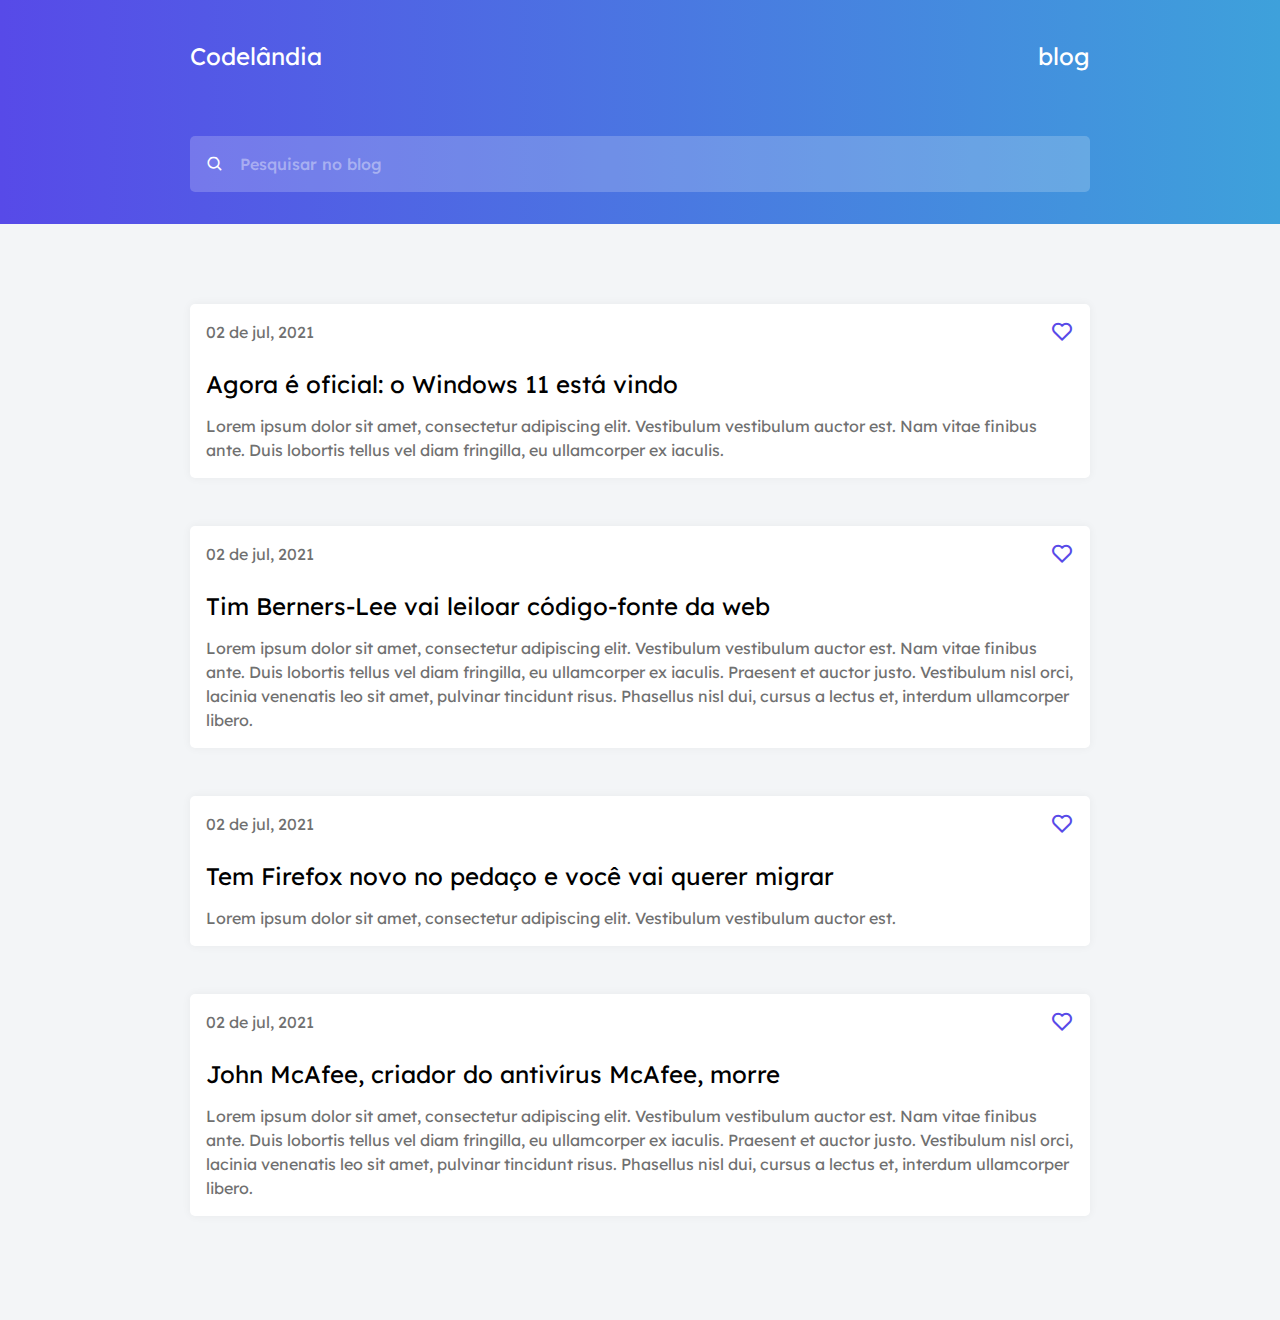
<file: Desafio-1/index.html>
<!DOCTYPE html>
<html lang="pt_br">
<head>
  <meta charset="UTF-8">
  <meta name="viewport" content="width=device-width, initial-scale=1.0">
  <link rel="stylesheet" href="./css/style.css">
  <link href='https://unpkg.com/boxicons@2.1.4/css/boxicons.min.css' rel='stylesheet'>
  <title>Desafio-01</title>
</head>
<body>
  <section class="site-header">
    <header class="container">
      <div class="header-logo">
        <p>Codelândia</p>
        <p>blog</p>
      </div>
      <div class="search-container">
        <i class='bx bx-search'></i>
        <input class="search-bar" type="text" placeholder="Pesquisar no blog">
      </div>
    </header>
  </section>

  <section data-aos="fade-down" class="site-news">
    <div data-aos="fade-down" class="news-container container">
      <div  id="likedHeart" class="news-date">
        <p>02 de jul, 2021</p>
        <button class="news-heart-btn"><i class='bx bx-heart'></i></button>
        
      </div>
      <h2 class="news-title">Agora é oficial: o Windows 11 está vindo</h2 class="news-title">
      <p class="news-description">Lorem ipsum dolor sit amet, consectetur adipiscing elit. Vestibulum vestibulum auctor est. Nam vitae finibus ante. Duis lobortis tellus vel diam fringilla, eu ullamcorper ex iaculis.</p>
    </div>

    <div class="news-container container">
      <div class="news-date">
        <p>02 de jul, 2021</p>
        <button class="news-heart-btn"><i class='bx bx-heart'></i></button>
      </div>
      <h2 class="news-title">Tim Berners-Lee vai leiloar código-fonte da web</h2 class="news-title">
      <p class="news-description">Lorem ipsum dolor sit amet, consectetur adipiscing elit. Vestibulum vestibulum auctor est. Nam vitae finibus ante. Duis lobortis tellus vel diam fringilla, eu ullamcorper ex iaculis. Praesent et auctor justo. Vestibulum nisl orci, lacinia venenatis leo sit amet, pulvinar tincidunt risus. Phasellus nisl dui, cursus a lectus et, interdum ullamcorper libero.</p>
    </div>

    <div class="news-container container">
      <div class="news-date">
        <p>02 de jul, 2021</p>
        <button class="news-heart-btn"><i class='bx bx-heart'></i></button>
      </div>
      <h2 class="news-title">Tem Firefox novo no pedaço e você vai querer migrar</h2 class="news-title">
      <p class="news-description">Lorem ipsum dolor sit amet, consectetur adipiscing elit. Vestibulum vestibulum auctor est.</p>
    </div>

    <div class="news-container container">
      <div class="news-date">
        <p>02 de jul, 2021</p>
        <button class="news-heart-btn"><i class='bx bx-heart'></i></button>
      </div>
      <h2 class="news-title">John McAfee, criador do antivírus McAfee, morre</h2 class="news-title">
      <p class="news-description">Lorem ipsum dolor sit amet, consectetur adipiscing elit. Vestibulum vestibulum auctor est. Nam vitae finibus ante. Duis lobortis tellus vel diam fringilla, eu ullamcorper ex iaculis. Praesent et auctor justo. Vestibulum nisl orci, lacinia venenatis leo sit amet, pulvinar tincidunt risus. Phasellus nisl dui, cursus a lectus et, interdum ullamcorper libero.</p>
    </div>
    
  </section>

</body>
</html>
</file>
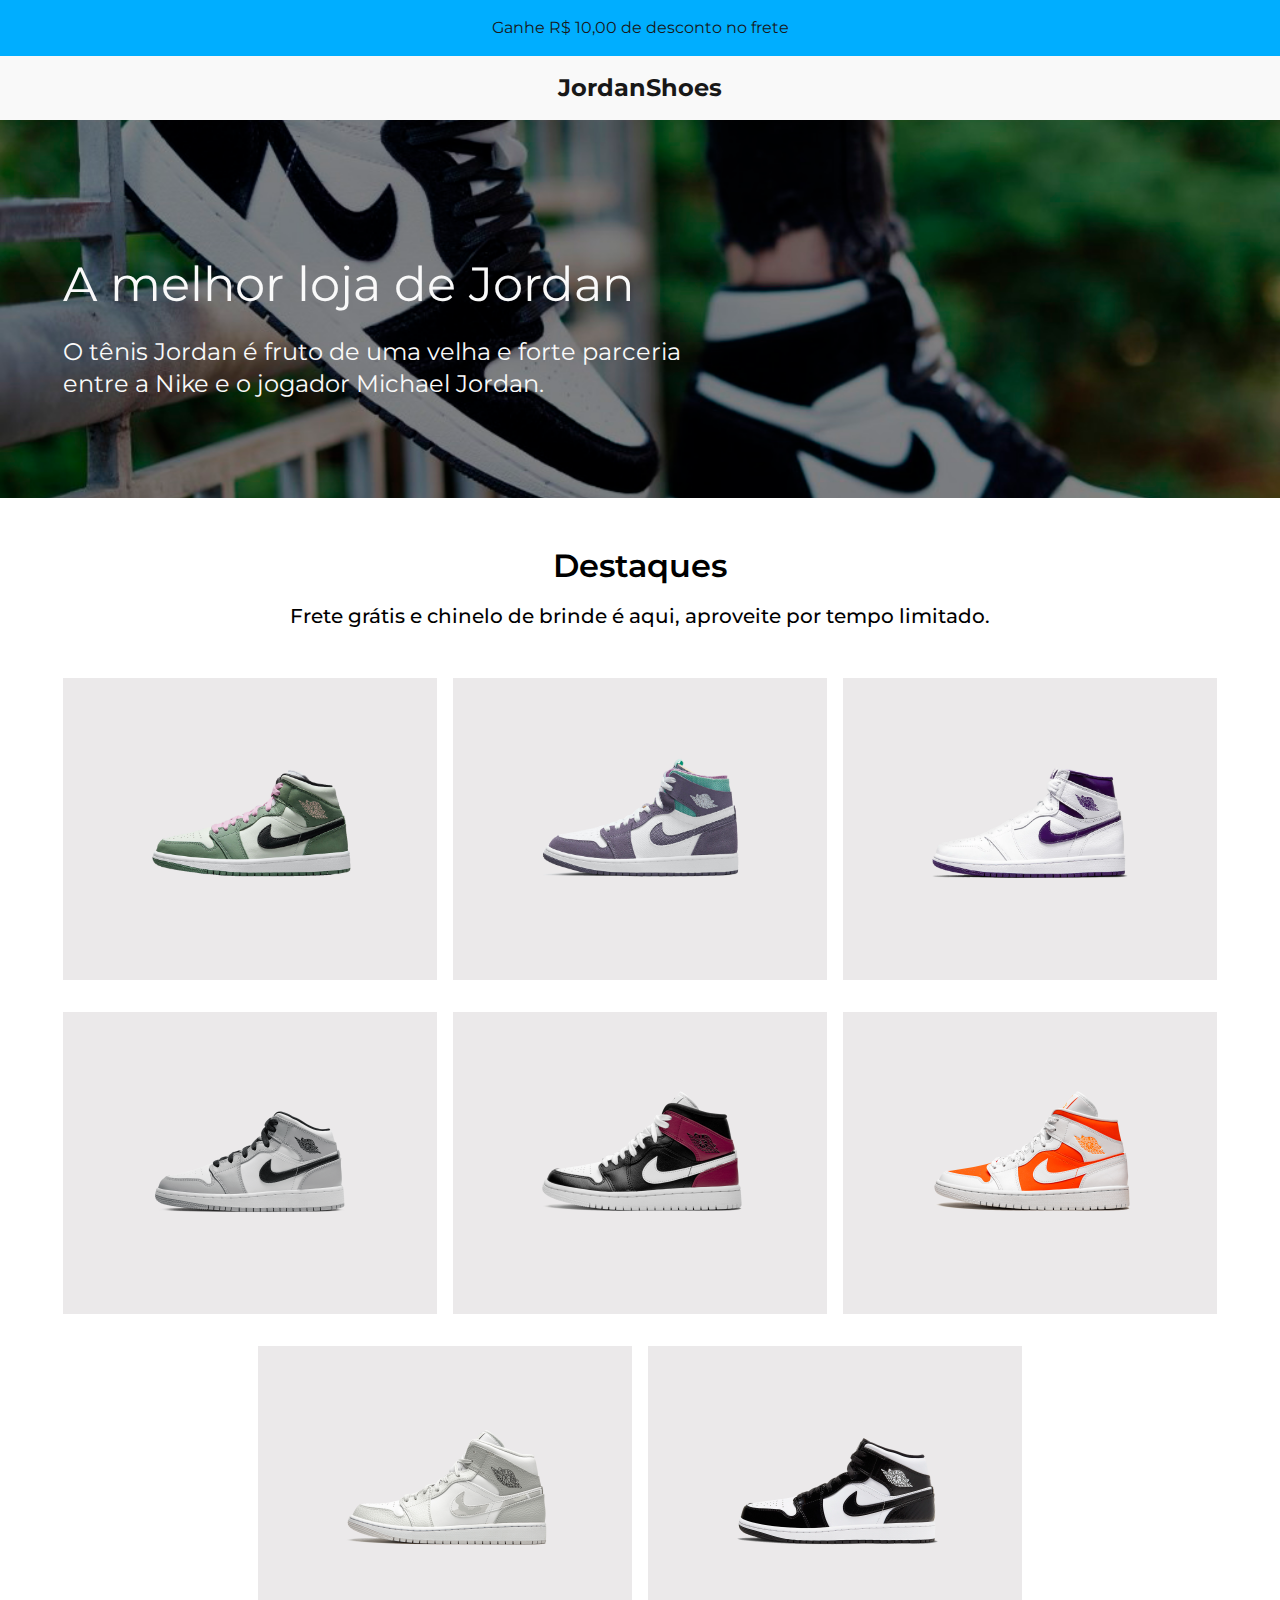
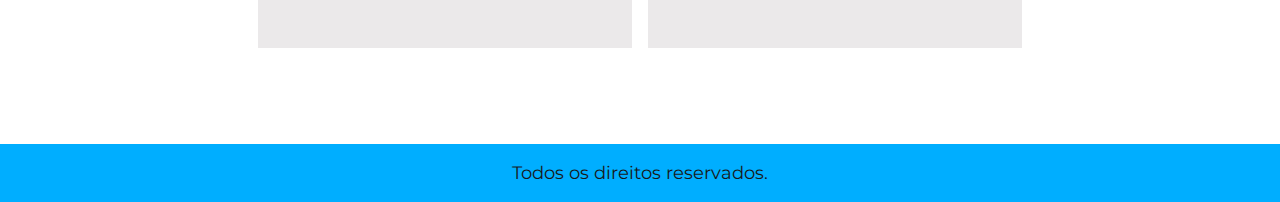
<file: Desafio-2/index.html>
<!DOCTYPE html>
<html lang="pt-br">
<head>
  <meta charset="UTF-8">
  <meta name="viewport" content="width=device-width, initial-scale=1.0">
  <link rel="stylesheet" href="./css/style.css">
  <title>Desafio-02</title>
</head>
<body>
  <header>
    <p class="header-discount">Ganhe R$ 10,00 de desconto no frete</p>
    <h1 class="header-brand">JordanShoes</h1>
  </header>

  <section>
    <div class="banner-txt banner-img">
      <p class="banner-title container">A melhor loja de Jordan</p>
      <p class="banner-description container">O tênis Jordan é fruto de uma velha e forte parceria<span class="break-point"> entre a Nike e o jogador Michael Jordan.</span></p>
    </div>
  </section>

  <section class="highlights-container">
    <div>
      <div class="highlights-text">
        <p class="highlights-title">Destaques</p>
        <p class="highlights-description">Frete grátis e chinelo de brinde é aqui, aproveite por tempo limitado.</p>
      </div>
      <div class="highlights-shoes-container container">
        <div class="shoes">
          <img src="./img/1.png" alt="shoe-1" >
        </div>
        <div class="shoes">
          <img src="./img/2.png" alt="shoe-2">
        </div>
        <div class="shoes">
          <img src="./img/3.png" alt="shoe-3">
        </div>
        <div class="shoes">
          <img src="./img/4.png" alt="shoe-4">
        </div>
        <div class="shoes">
          <img src="./img/5.png" alt="shoe-5">
        </div>
        <div class="shoes">
          <img src="./img/6.png" alt="shoe-6">
        </div>
        <div class="shoes">
          <img src="./img/7.png" alt="shoe-7">
        </div>
        <div class="shoes">
          <img src="./img/8.png" alt="shoe-8">
        </div>
      </div>
    </div>
  </section>
  
  <footer>
    <p class="footer-copyright">Todos os direitos reservados.</p>
  </footer>

</body>
</html>
</file>
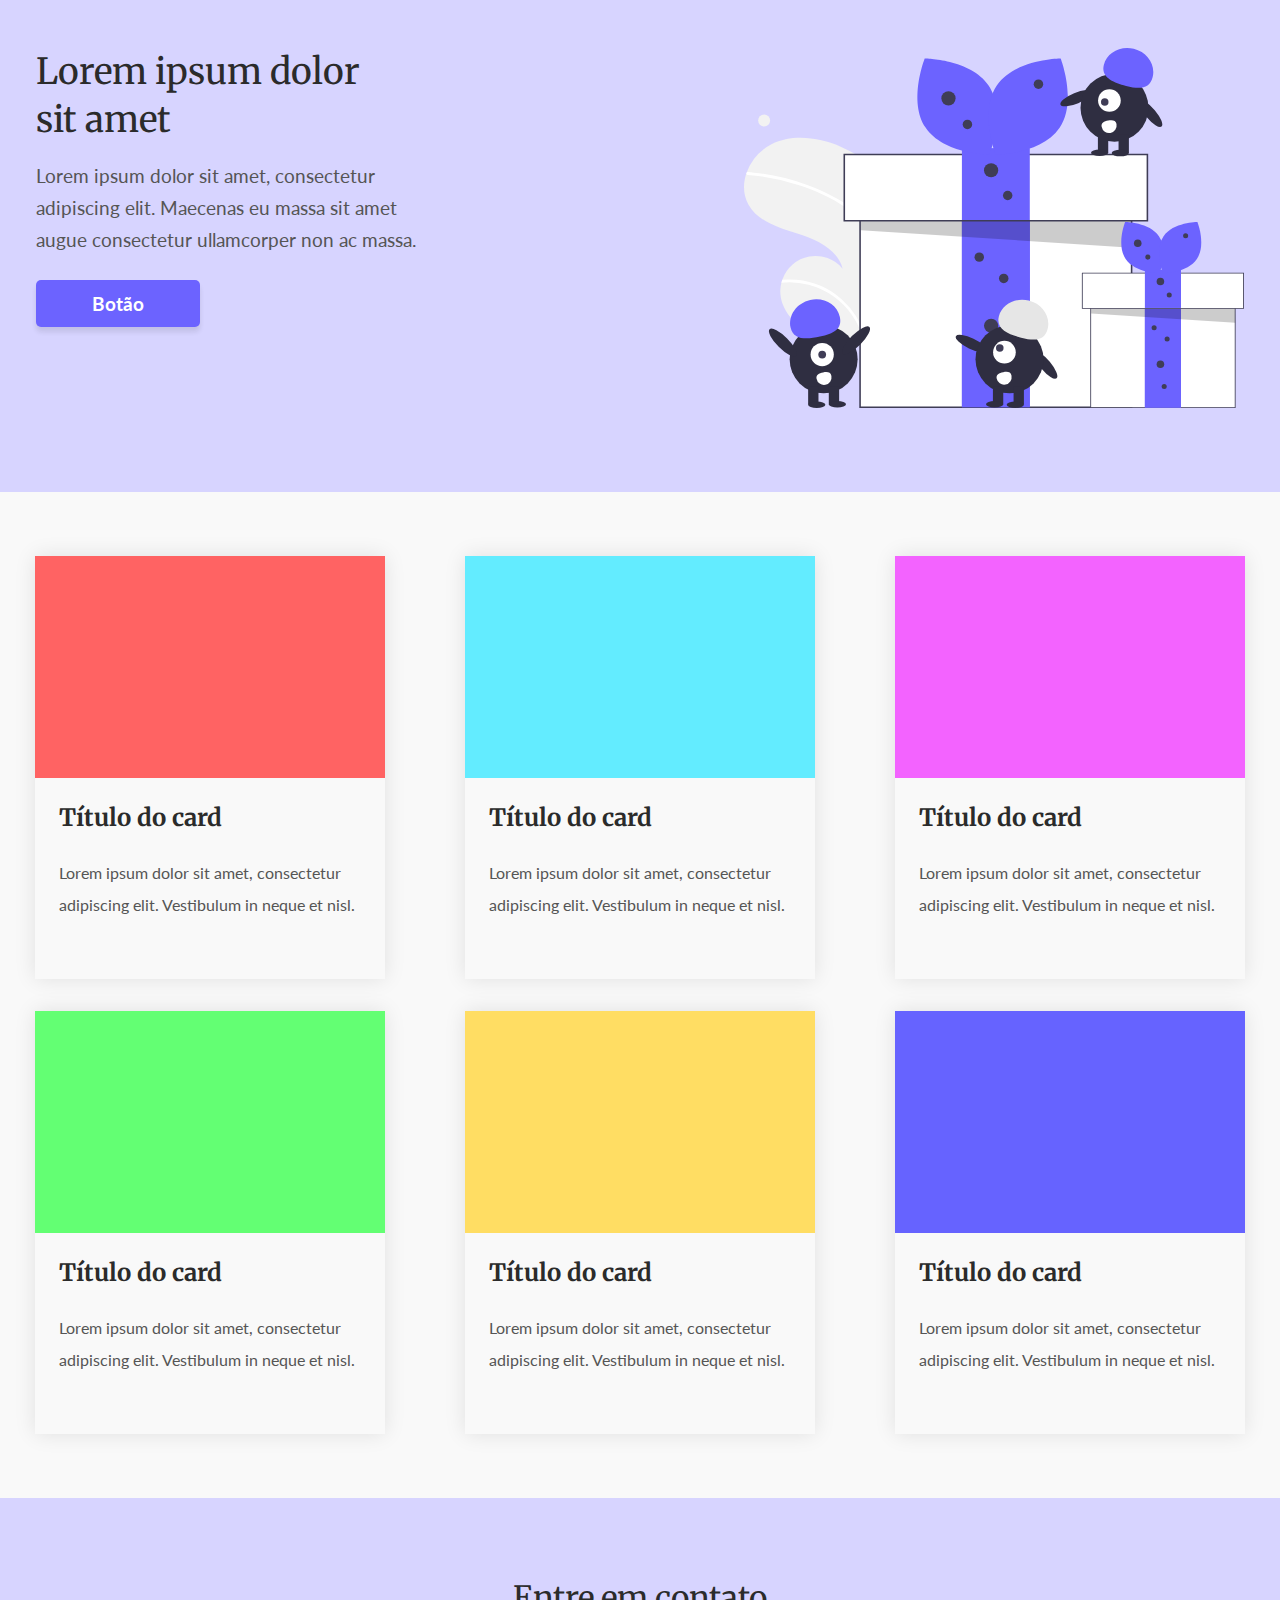
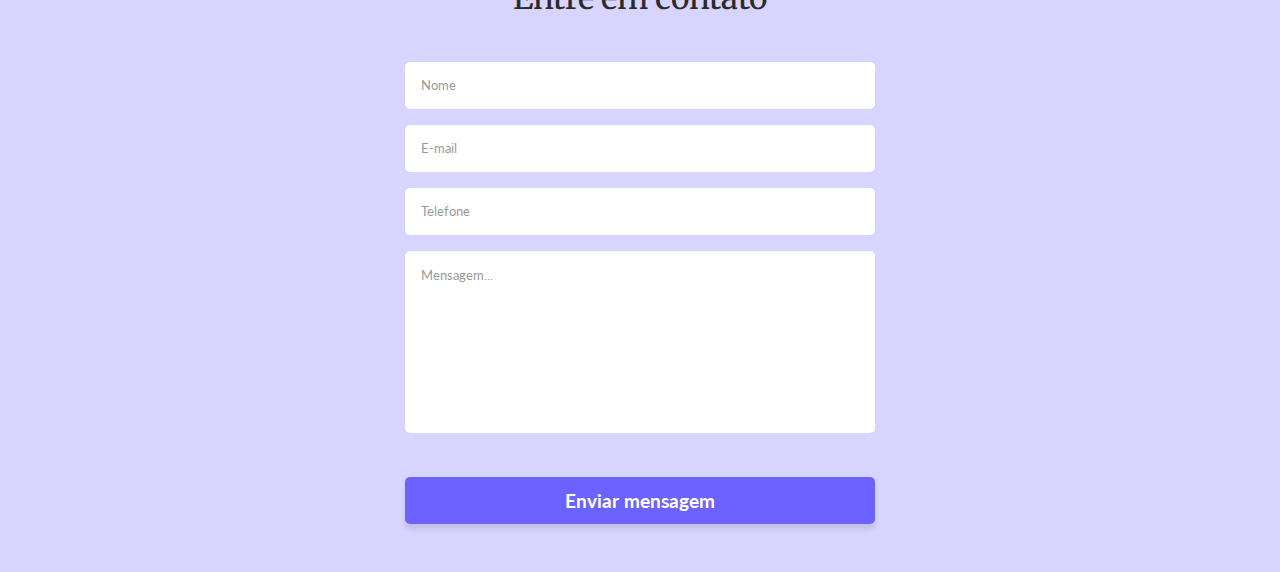
<file: Desafio-3/index.html>
<!DOCTYPE html>
<html lang="pt-br">
<head>
  <meta charset="UTF-8">
  <meta name="viewport" content="width=device-width, initial-scale=1.0">
  <link rel="stylesheet" href="./css/style.css">
  <title>Desafio-03</title>
</head>
<body>
  <section class="header-container">
    <header class="header-container-flex container">
      <div class="header-text">
        <h1>Lorem ipsum dolor <br> sit amet</h1>
        <p>Lorem ipsum dolor sit amet, consectetur <br> adipiscing elit. Maecenas eu massa sit amet <br> augue consectetur ullamcorper non ac massa.</p>
        <button class="header-btn btn">Botão</button>
      </div>
      <div class="header-img">
        <img src="./img/illustration.svg" alt="header-img">
      </div>
    </header>
  </section>

  <section class="card-container">
      <div class="container card-container-flex">
        <div class="card-box">
          <div class="card-color card-red"></div>
          <div class="card-text">
            <p class="card-title">Título do card</p>
            <p class="card-description">Lorem ipsum dolor sit amet, consectetur adipiscing elit. Vestibulum in neque et nisl.</p>
          </div>
        </div>

        <div class="card-box">
          <div class="card-color card-cyan"></div>
          <div class="card-text">
            <p class="card-title">Título do card</p>
            <p class="card-description">Lorem ipsum dolor sit amet, consectetur adipiscing elit. Vestibulum in neque et nisl.</p>
          </div>
        </div>

        <div class="card-box">
          <div class="card-color card-purple"></div>
          <div class="card-text">
            <p class="card-title">Título do card</p>
            <p class="card-description">Lorem ipsum dolor sit amet, consectetur adipiscing elit. Vestibulum in neque et nisl.</p>
          </div>
        </div>

        <div class="card-box">
          <div class="card-color card-green"></div>
          <div class="card-text">
            <p class="card-title">Título do card</p>
            <p class="card-description">Lorem ipsum dolor sit amet, consectetur adipiscing elit. Vestibulum in neque et nisl.</p>
          </div>
        </div>

        <div class="card-box">
          <div class="card-color card-yellow"></div>
          <div class="card-text">
            <p class="card-title">Título do card</p>
            <p class="card-description">Lorem ipsum dolor sit amet, consectetur adipiscing elit. Vestibulum in neque et nisl.</p>
          </div>
        </div>

        <div class="card-box">
          <div class="card-color card-blue"></div>
          <div class="card-text">
            <p class="card-title">Título do card</p>
            <p class="card-description">Lorem ipsum dolor sit amet, consectetur adipiscing elit. Vestibulum in neque et nisl.</p>
          </div>
        </div>

      </div>
    </section>

    <section class="form-container">
      <div class="container form-box">
        <p>Entre em contato</p>
        <input type="text" placeholder="Nome">
        <input type="text" placeholder="E-mail">
        <input type="text" placeholder="Telefone">
        <textarea name="" id="" cols="30" rows="10" placeholder="Mensagem..."></textarea>
        <button class="btn btn-form">Enviar mensagem</button>
      </div>
    </section>
</body>
</html>
</file>
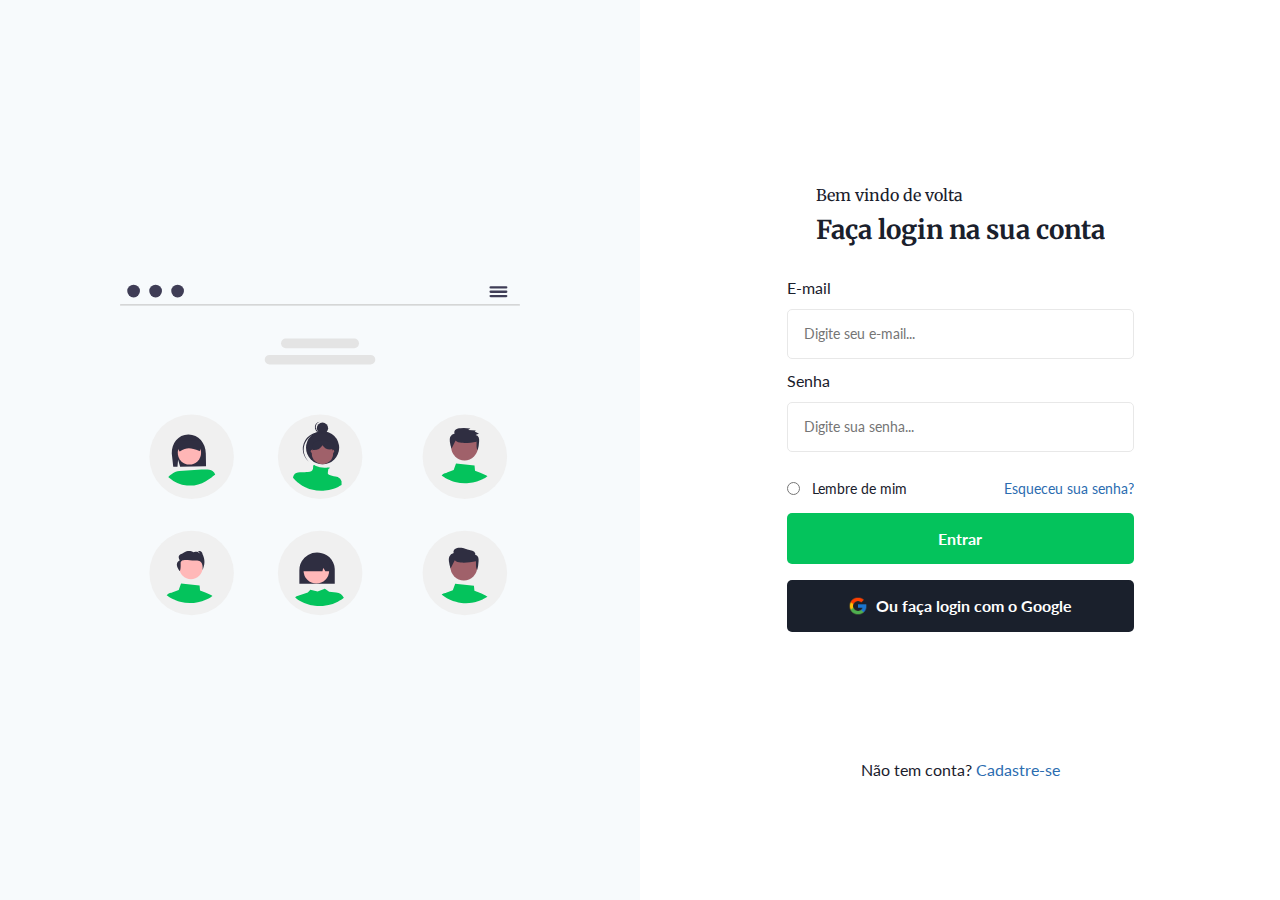
<file: Desafio-4/index.html>
<!DOCTYPE html>
<html lang="pt-br">
<head>
  <meta charset="UTF-8">
  <meta name="viewport" content="width=device-width, initial-scale=1.0">
  <link rel="stylesheet" href="./css/style.css">
  <title>Desafio-04</title>
</head>
<body>
  <section class="hero-container container">
    <div class="hero-img collumn-left">
      <img src="./img/illustration.svg" alt="hero-img">
    </div>
    <div class="hero-login collumn-right container">
      <div class="welcome-login">
        <p>Bem vindo de volta</p>
        <h3>Faça login na sua conta</h3>
      </div>
      <div class="login-section">
        <p>E-mail</p>
        <input type="text" placeholder="Digite seu e-mail...">
        <p>Senha</p>
        <input type="password" placeholder="Digite sua senha...">
        <div class="reminder-login">
          <div class="reminder">
            <input type="radio">
            <label>Lembre de mim</label>
          </div>
          <a href="#">Esqueceu sua senha?</a>
      </div>
      <button class="btn btn-green">Entrar</button>
      <button class="btn btn-dark"><img src="./img/google-logo.png" alt="google-logo"> Ou faça login com o Google</button>
      </div>
      <p class="create-account">Não tem conta? <a href="#">Cadastre-se</a></p>
    </div>

  </section>
</body>
</html>
</file>
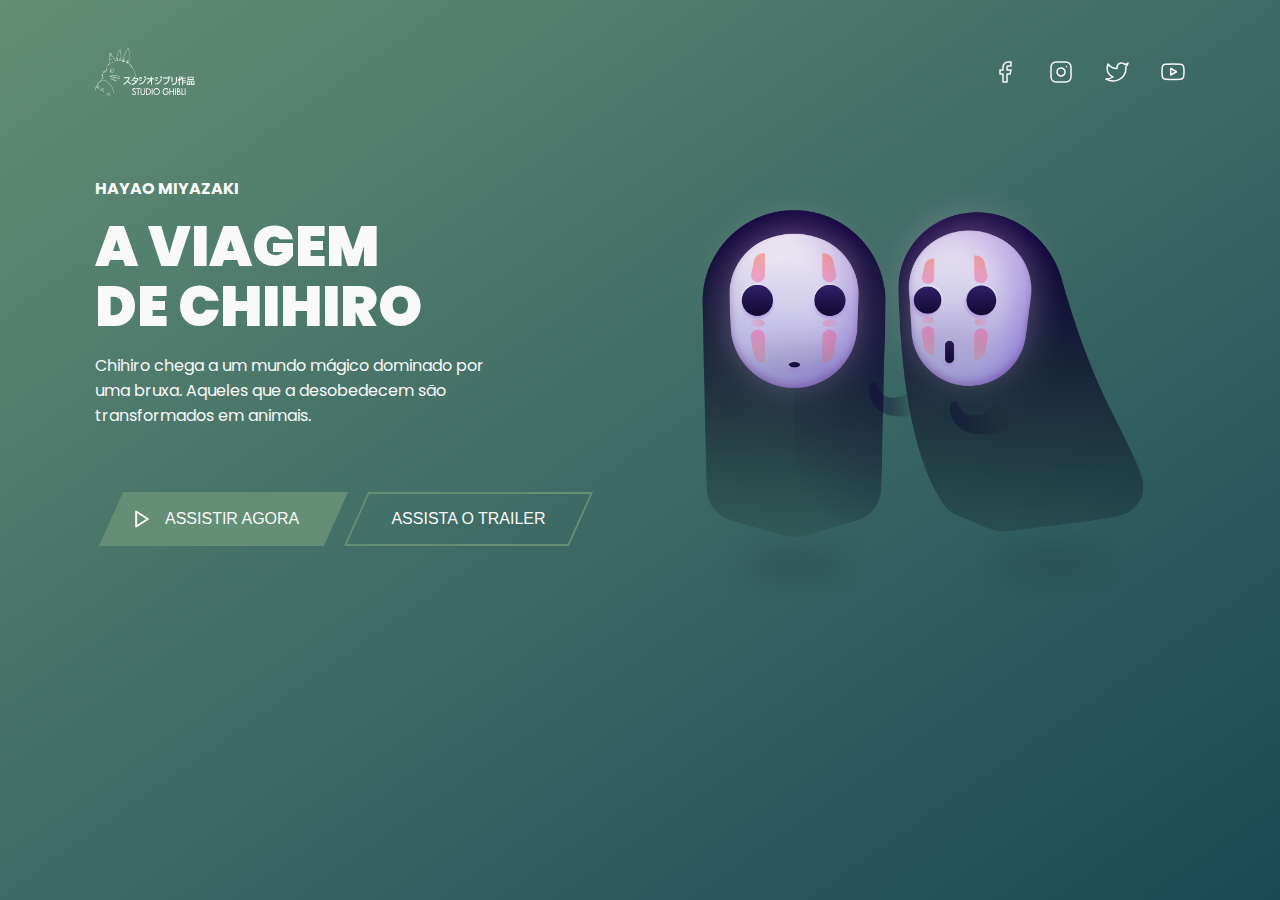
<file: Desafio-5/index.html>
<!DOCTYPE html>
<html lang="pt-br">
<head>
  <meta charset="UTF-8">
  <meta name="viewport" content="width=device-width, initial-scale=1.0">
  <link rel="stylesheet" href="./css/style.css">
  <title>Desafio-05</title>
</head>
<body>
  <section>
    <header class="container">
      <img src="./img/logo.svg" alt="logo">
      <div class="header-social">
        <svg width="24" height="24" viewBox="0 0 24 24" fill="none" xmlns="http://www.w3.org/2000/svg">
        <path d="M18 2H15C13.6739 2 12.4021 2.52678 11.4645 3.46447C10.5268 4.40215 10 5.67392 10 7V10H7V14H10V22H14V14H17L18 10H14V7C14 6.73478 14.1054 6.48043 14.2929 6.29289C14.4804 6.10536 14.7348 6 15 6H18V2Z" stroke="#F9F9F9" stroke-width="1.5" stroke-linecap="round" stroke-linejoin="round"/>
        </svg>
        <svg width="24" height="24" viewBox="0 0 24 24" fill="none" xmlns="http://www.w3.org/2000/svg">
        <path d="M17 2H7C4.23858 2 2 4.23858 2 7V17C2 19.7614 4.23858 22 7 22H17C19.7614 22 22 19.7614 22 17V7C22 4.23858 19.7614 2 17 2Z" stroke="#F9F9F9" stroke-width="1.5" stroke-linecap="round" stroke-linejoin="round"/>
        <path d="M16 11.37C16.1234 12.2022 15.9813 13.0522 15.5938 13.799C15.2063 14.5458 14.5932 15.1514 13.8416 15.5297C13.0901 15.9079 12.2385 16.0396 11.4078 15.9059C10.5771 15.7723 9.80977 15.3801 9.21485 14.7852C8.61993 14.1902 8.22774 13.4229 8.09408 12.5922C7.96042 11.7615 8.09208 10.9099 8.47034 10.1584C8.8486 9.40685 9.4542 8.79374 10.201 8.40624C10.9478 8.01874 11.7978 7.87658 12.63 8C13.4789 8.12588 14.2649 8.52146 14.8717 9.1283C15.4785 9.73515 15.8741 10.5211 16 11.37Z" stroke="#F9F9F9" stroke-width="1.5" stroke-linecap="round" stroke-linejoin="round"/>
        <path d="M17.5 6.5H17.51" stroke="#F9F9F9" stroke-width="1.5" stroke-linecap="round" stroke-linejoin="round"/>
        </svg>
        <svg width="24" height="24" viewBox="0 0 24 24" fill="none" xmlns="http://www.w3.org/2000/svg">
        <path d="M23 2.99998C22.0424 3.67546 20.9821 4.19209 19.86 4.52999C19.2577 3.8375 18.4573 3.34668 17.567 3.12391C16.6767 2.90115 15.7395 2.95718 14.8821 3.28444C14.0247 3.6117 13.2884 4.19439 12.773 4.9537C12.2575 5.71302 11.9877 6.61232 12 7.52998V8.52998C10.2426 8.57555 8.50127 8.1858 6.93101 7.39543C5.36074 6.60506 4.01032 5.43862 3 3.99998C3 3.99998 -1 13 8 17C5.94053 18.398 3.48716 19.0989 1 19C10 24 21 19 21 7.49998C20.9991 7.22144 20.9723 6.94358 20.92 6.66999C21.9406 5.66348 22.6608 4.3927 23 2.99998V2.99998Z" stroke="#F9F9F9" stroke-width="1.5" stroke-linecap="round" stroke-linejoin="round"/>
        </svg>
        <svg width="24" height="24" viewBox="0 0 24 24" fill="none" xmlns="http://www.w3.org/2000/svg">
        <path d="M22.54 6.42C22.4212 5.94541 22.1793 5.51057 21.8386 5.15941C21.498 4.80824 21.0707 4.55318 20.6 4.42C18.88 4 12 4 12 4C12 4 5.11999 4 3.39999 4.46C2.92924 4.59318 2.50197 4.84824 2.16134 5.19941C1.82071 5.55057 1.57878 5.98541 1.45999 6.46C1.14521 8.20556 0.991228 9.97631 0.999992 11.75C0.988771 13.537 1.14276 15.3213 1.45999 17.08C1.59095 17.5398 1.8383 17.9581 2.17814 18.2945C2.51797 18.6308 2.93881 18.8738 3.39999 19C5.11999 19.46 12 19.46 12 19.46C12 19.46 18.88 19.46 20.6 19C21.0707 18.8668 21.498 18.6118 21.8386 18.2606C22.1793 17.9094 22.4212 17.4746 22.54 17C22.8524 15.2676 23.0063 13.5103 23 11.75C23.0112 9.96295 22.8572 8.1787 22.54 6.42V6.42Z" stroke="#F9F9F9" stroke-width="1.5" stroke-linecap="round" stroke-linejoin="round"/>
        <path d="M9.75 15.02L15.5 11.75L9.75 8.48001V15.02Z" stroke="#F9F9F9" stroke-width="1.5" stroke-linecap="round" stroke-linejoin="round"/>
        </svg>
      </div>
    </header>
  </section>

  <section>
    <div class="container hero-container">
      <div class="hero-img">
        <img src="./img/illustration.png" alt="">
      </div>
      <div class="hero-description">
        <p class="author-name">HAYAO MIYAZAKI</p>
        <h1>A VIAGEM<br>DE CHIHIRO</h1>
        <p class="description">Chihiro chega a um mundo mágico dominado por<br> uma bruxa. Aqueles que a desobedecem são<br> transformados em animais.</p>

        <div class="btn-container">
          <button class="btn btn-default">
            <svg class="btn-text" width="14" height="18" viewBox="0 0 14 18" fill="none" xmlns="http://www.w3.org/2000/svg">
            <path d="M1.16669 1.5L12.8334 9L1.16669 16.5V1.5Z" stroke="#F9F9F9" stroke-width="2" stroke-linecap="round" stroke-linejoin="round"/>
            </svg>
            <p class="btn-text">Assistir agora</p>
          </button>

          <button class="btn btn-reversed"><p class="btn-text">assista o trailer</p></button>
        </div>
      </div>
    </div>
  </section>
</body>
</html>
</file>
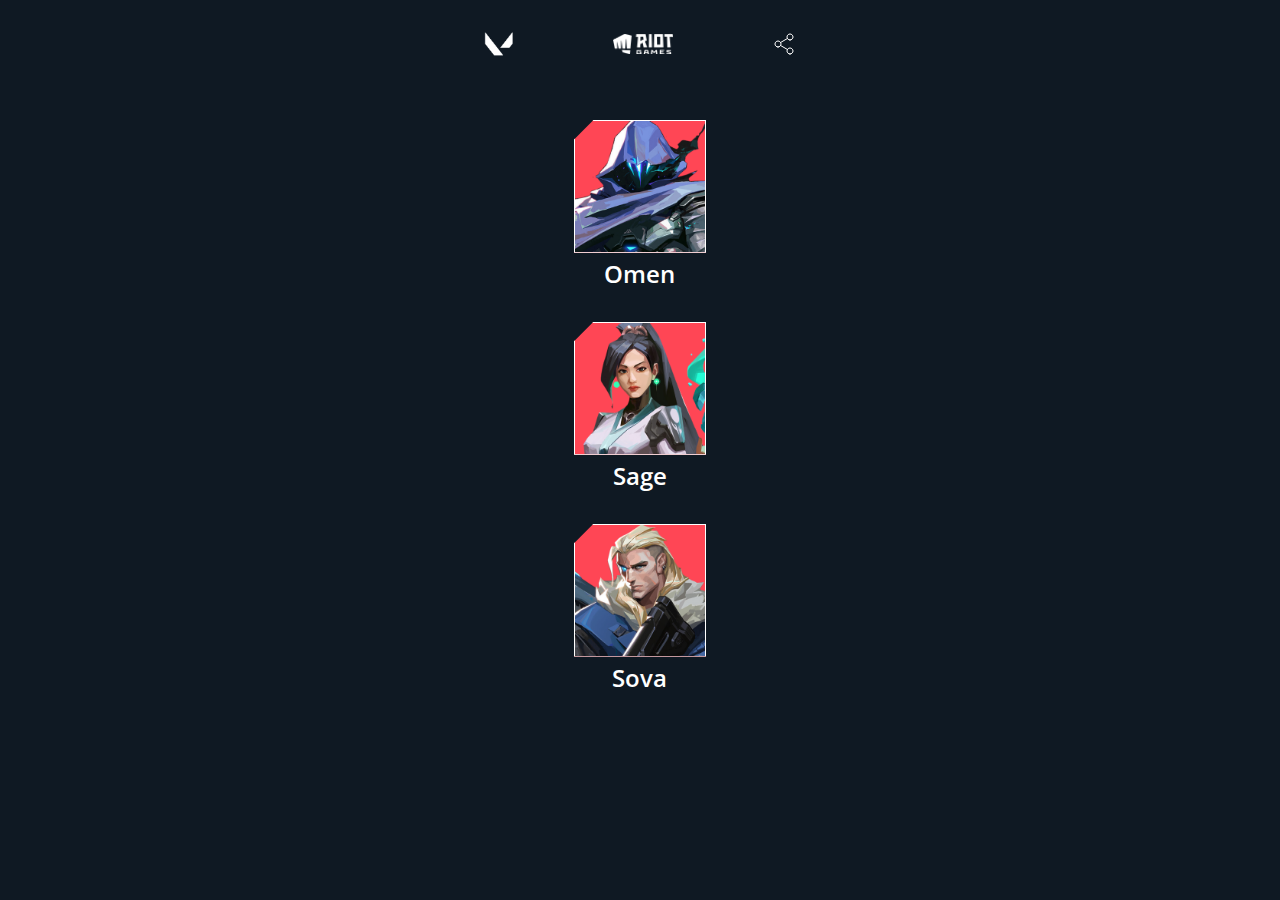
<file: Desafio-7/index.html>
<!DOCTYPE html>
<html lang="pt-br">
<head>
  <meta charset="UTF-8">
  <meta name="viewport" content="width=device-width, initial-scale=1.0">
  <link rel="stylesheet" href="./css/style.css">
  <title>Desafio-07</title>
</head>
<body>
  <div class="bg">
    <section>
      <header class="container">
        <img src="./img/logo.png" alt="logo">
        <img src="./img/riot-games-logo.png" alt="riot-games-logo">
        <img src="./img/share.svg" alt="share">
      </header>
    </section>

    <section>
      <div class="img-box container">
        <div class="img-group">
          <div class="img-border"></div>
          <a href="#">
            <img src="./img/omen.png" alt="agente-omen">
          </a>
          <p>Omen</p>
        </div>
        <div class="img-group">
          <div class="img-border"></div>
          <a href="#">
            <img src="./img/sage.png" alt="agente-sage">
          </a>
          <p>Sage</p>
        </div>
        <div class="img-group">
          <div class="img-border"></div>
          <a href="#">
            <img src="./img/sova.png" alt="agente-sova">
          </a>
          <p>Sova</p>
        </div>
      </div>
      <div class="img-solo">
        <img src="./img/jett.png" alt="agente-jett">
      </div>
    </section>
  </div>
</body>
</html>
</file>
<file: Desafio-1/css/style.css>
@import url('https://fonts.googleapis.com/css2?family=Lexend+Deca:wght@400;500&display=swap');
@import url(./header.css);
@import url(./utils.css);
@import url(./news.css);

*{
  margin: 0;
  padding: 0;
  box-sizing: border-box;
  line-height: calc(1em + 0.5rem);
}

:root{
  --gradient-header: linear-gradient(90deg, rgba(87,74,232,1) 0%, rgba(62,161,219,1) 100%);

  --search-bar-bg: hsla(0, 0%, 100%, 0.2);
  
  --header-logo-clr: hsl(0, 0%, 100%);

  --news-bg-clr : hsl(210, 20%, 96%);
  --news-container-clr: hsl(0, 0%, 100%);
  --news-shadow-clr: hsla(240, 24%, 10%, 0.051);
  --heart-clr: hsl(245, 77%, 60%);
  --news-title-clr: hsl(220, 26%, 14%);
  --news-description-clr: hsl(0, 0%, 44%);
  --news-date-clr: hsl(0, 0%, 44%);

  --box-shadow: hsla(240, 24%, 10%);

  --ff-primary: 'Lexend Deca', sans-serif;
  --ff-header: var(--ff-primary);
  --ff-news: var(--ff-primary);

  --fw-regular: 400;
  --fw-medium: 500;

  --fs-300: 0.875rem;
  --fs-400: 1rem;
  --fs-500: 1.125rem;
  --fs-600: 1.5rem;
}

@media (min-width: 900px){
  :root{
    --fs-300: 1rem;
    --fs-400: 1.125rem;
    --fs-500: 1.5rem;
    --fs-600: 1.625;
  }
}
</file>
<file: Desafio-2/css/style.css>
@import url('https://fonts.googleapis.com/css2?family=Montserrat:wght@500;600;700&display=swap');
@import url(./utils.css);
@import url(./header.css);
@import url(./banner.css);
@import url(./footer.css);
@import url(./highlights.css);


*{
  margin: 0;
  padding: 0;
  box-sizing: border-box;
  line-height: calc(1em + 0.5rem);
}

:root{
  --primary-clr: #181818;
  --secondary-clr: #474747;
  --tertiary-clr: #F9F9F9;

  --shoes-container: #EBE9EA;
  --header-clr: #00AEFF;
  --footer-clr: var(--header-clr);

  --fs-300: 1rem;
  --fs-400: 1.125rem;
  --fs-500: 1.5rem;
  --fs-600: 1.75rem;

  --fw-medium: 500;
  --fw-semi-bold: 600;
  --fw-bold: 700;

  --ff-primary: 'Montserrat', sans-serif;
}

@media (min-width: 900px){
  :root{
    --fs-300: 1rem;
    --fs-400: 1.125rem;
    --fs-500: 1.25rem;
    --fs-600: 1.5rem;
    --fs-700: 1.625;
    --fs-800: 2rem;
    --fs-900: 3rem;
  }
}
</file>
<file: Desafio-3/css/style.css>
@import url('https://fonts.googleapis.com/css2?family=Lato:wght@400;700&family=Merriweather:wght@400;700&display=swap');
@import url(./utils.css);
@import url(./header.css);
@import url(./card.css);
@import url(./form.css);

*{
  margin: 0;
  padding: 0;
  box-sizing: border-box;
}

:root{
  --header-bg-clr: #D7D4FF;
  --form-bg-clr: var(--header-bg-clr);
  --bg-clr: #F9F9F9;
  --shadow-clr: hsla(0, 0%, 0%, 0.10);

  --dark-grey: #2B2B2B;
  --grey: #555555;
  --light-grey: hsla(206, 3%, 45%, 0.74);
  --white: #FFFFFF;

  --title-clr: var(--dark-grey);
  --description-clr: var(--grey);
  --btn-text-clr: var(--white);
  --btn-clr: #6C63FF;
  --btn-shadow: hsl(0, 0%, 9%, .10);
  --form-text-clr: var(--light-grey);

  --red-card: #FF6363;
  --cyan-card: #63ECFF;
  --purple-card: #F363FF;
  --green-card: #63FF73;
  --yellow-card: #FFDD63;
  --blue-card: #6663FF;

  --fs-300: 1.125rem;
  --fs-400: 1.25rem;
  --fs-500: 1.5rem;
  --fs-600: 2rem;

  --fw-regular: 400;
  --fw-bold: 700;

  --ff-primary: 'Merriweather', serif;
  --ff-secondary: 'Lato', sans-serif;
}

@media (min-width: 1240px){
  :root{
    --fs-300: 1.125;
    --fs-400: 1.1875rem;
    --fs-500: 1.25rem;
    --fs-600: 1.5rem;
    --fs-700: 2rem;
    --fs-800: 2.25rem;
  }
}
</file>
<file: Desafio-4/css/style.css>
@import url('https://fonts.googleapis.com/css2?family=Lato:wght@400;700&family=Merriweather:wght@400;700&display=swap');
@import url(./utils.css);
@import url(./hero.css);

*{
  margin: 0;
  padding: 0;
  box-sizing: border-box;
  text-decoration: none;
}

:root{
  --img-bg-clr: #F7FAFC;
  --dark-blue: #1A202C;
  --white: #FFFFFF;
  --light-grey: #E8E8E8;
  --green: #04C35C;
  --light-blue: #2B6CB0;

  --text-clr: var(--dark-blue);
  --anchor-clr: var(--light-blue);
  --btn-text-clr: var(--white);
  --btn-green-clr: var(--green);
  --btn-dark-clr: var(--dark-blue);

  --fw-regular: 400;
  --fw-bold: 700;

  --ff-primary: 'Merriweather', serif;
  --ff-secondary: 'Lato', sans-serif;

  --fs-300: .875rem;
  --fs-400: 1rem;
  --fs-500: 1.625rem;
}
</file>
<file: Desafio-5/css/style.css>
@import url('https://fonts.googleapis.com/css2?family=Poppins:wght@400;500;700;900&display=swap');
@import url(./utils.css);
@import url(./hero.css);
@import url(./header.css);

*{
  margin: 0;
  padding: 0;
  box-sizing: border-box;
}

:root{
  --white: #F9F9F9;
  --green: #658E76;
  --gradient: linear-gradient(145deg, rgba(98,142,117,1) 0%, rgba(26,72,85,1) 100%);

  --text-clr: var(--white);
  --btn-clr: var(--green);

  --ff-primary: 'Poppins', sans-serif;
  
  --fs-300: .875rem;
  --fs-400: 1rem;
  --fs-500: 1.125rem;
  --fs-600: 3.5rem;

  --fw-regular: 400;
  --fw-medium: 500;
  --fw-bold: 700;
  --fw-black: 900;
}

@media (min-width: 1100px){
  :root{
    --fs-300: 1;
    --fs-400: 1.25rem;
    --fs-500: 4.25rem;
  }
}
</file>
<file: Desafio-7/css/style.css>
@import url('https://fonts.googleapis.com/css2?family=Open+Sans:wght@600&display=swap');
@import url(./utils.css);
@import url(./landing.css);

*{
  margin: 0;
  padding: 0;
  box-sizing: border-box;
}

:root{
  --dark-blue: #0F1923;
  --red: #FF4655;

  --text-color: #FFFFFF;
  --ff-primary: 'Open Sans', sans-serif;
  --fw-semibold: 600;
  --fs-300: 1rem;
}

@media (min-width: 990px){
  :root{
    --fs-300: 1.5rem;
  }
}
</file>
